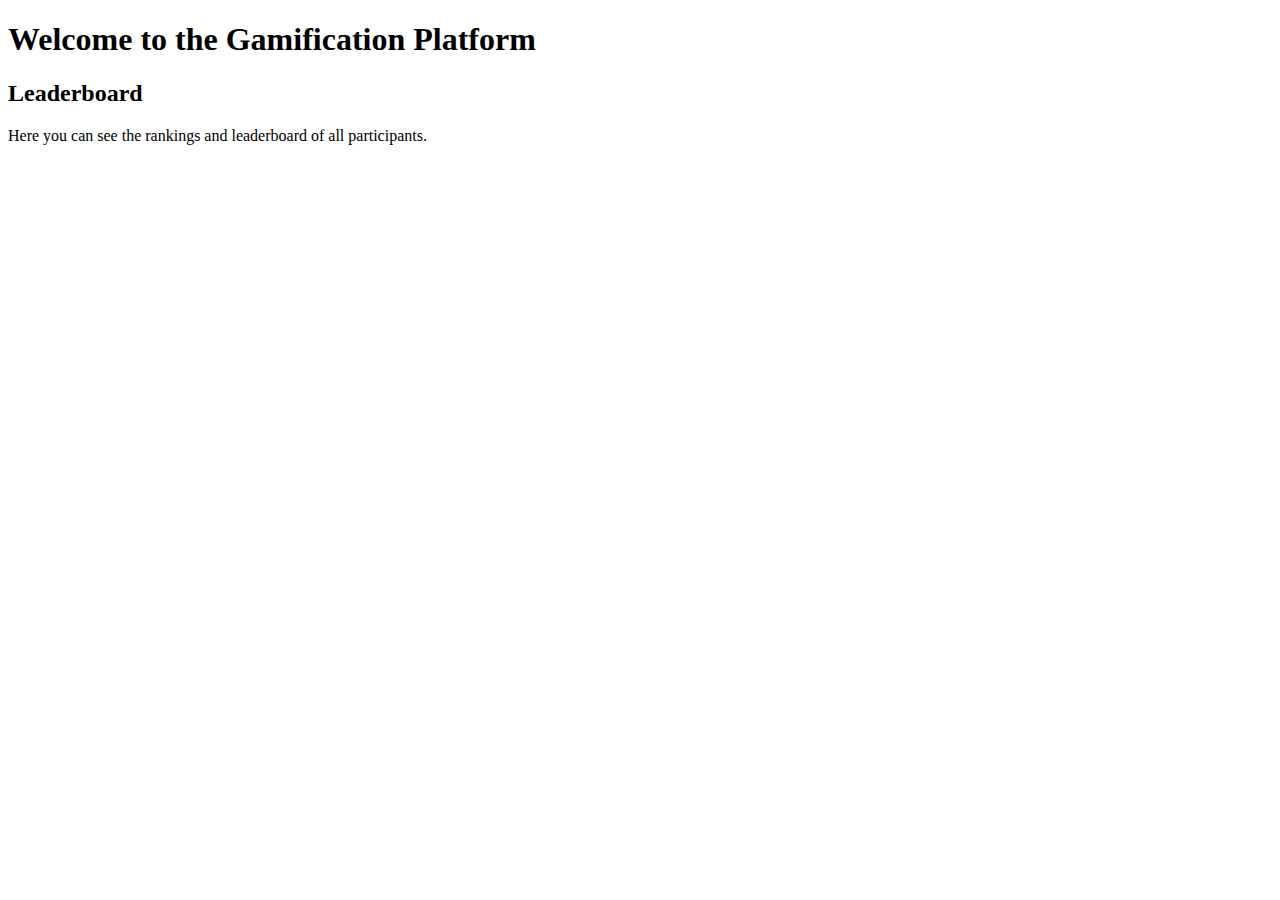
<file: index.html>
<!DOCTYPE html>
<html lang="en">
<head>
    <meta charset="UTF-8">
    <meta name="viewport" content="width=device-width, initial-scale=1.0">
    <title>Home - Gamification Site</title>
</head>
<body>
    <!-- Navigation -->
    <!-- Include your navigation.html here -->

    <header>
        <h1>Welcome to the Gamification Platform</h1>
    </header>
    <section>
        <h2>Leaderboard</h2>
        <p>Here you can see the rankings and leaderboard of all participants.</p>
    </section>

    <!-- Footer -->
    <!-- Include your footer.html here -->
</body>
</html>
</file>
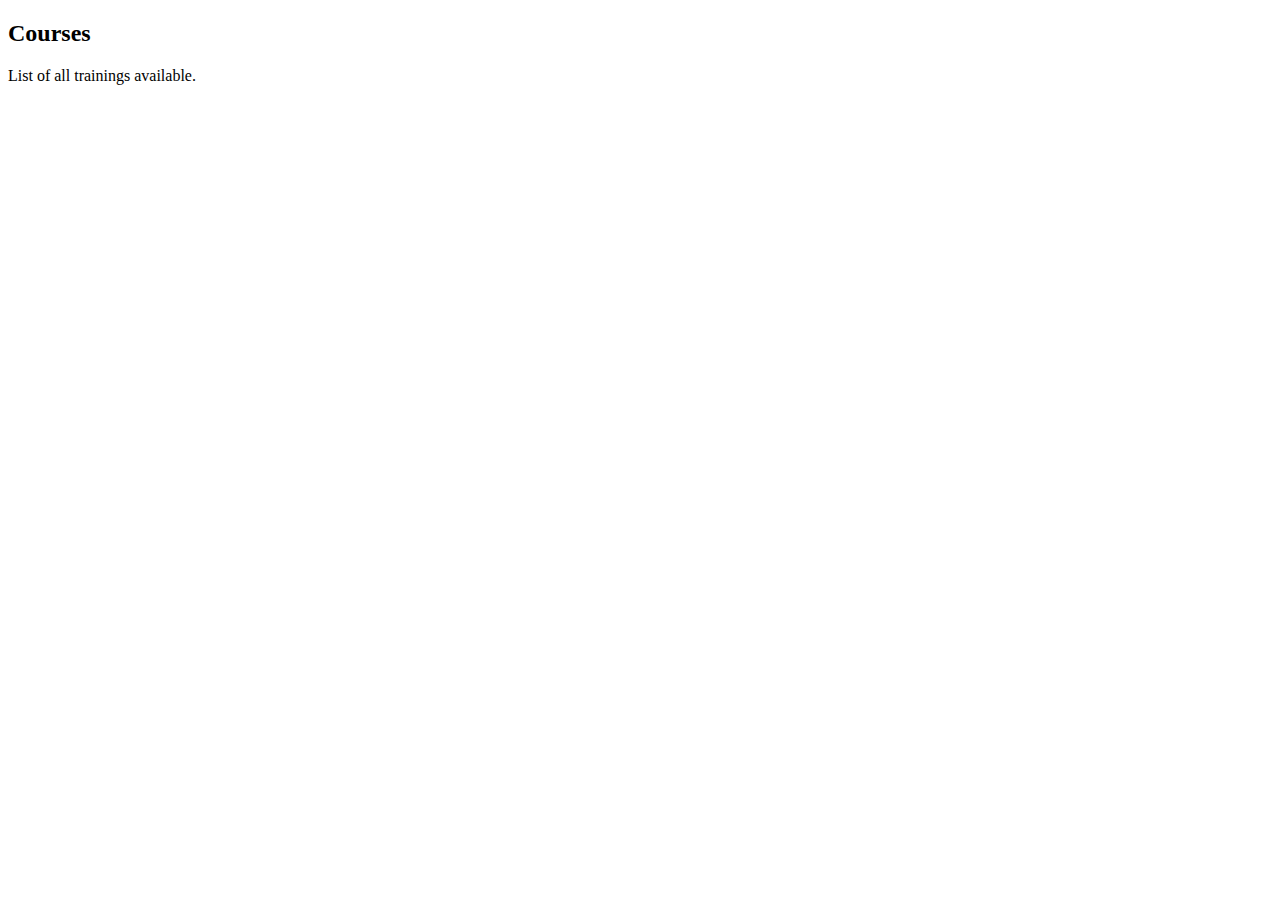
<file: courses.html>
<!DOCTYPE html>
<html lang="en">
<head>
    <meta charset="UTF-8">
    <meta name="viewport" content="width=device-width, initial-scale=1.0">
    <title>Courses - Gamification Site</title>
</head>
<body>
    <!-- Navigation -->

    <section>
        <h2>Courses</h2>
        <p>List of all trainings available.</p>
    </section>

    <!-- Footer -->
</body>
</html>
</file>
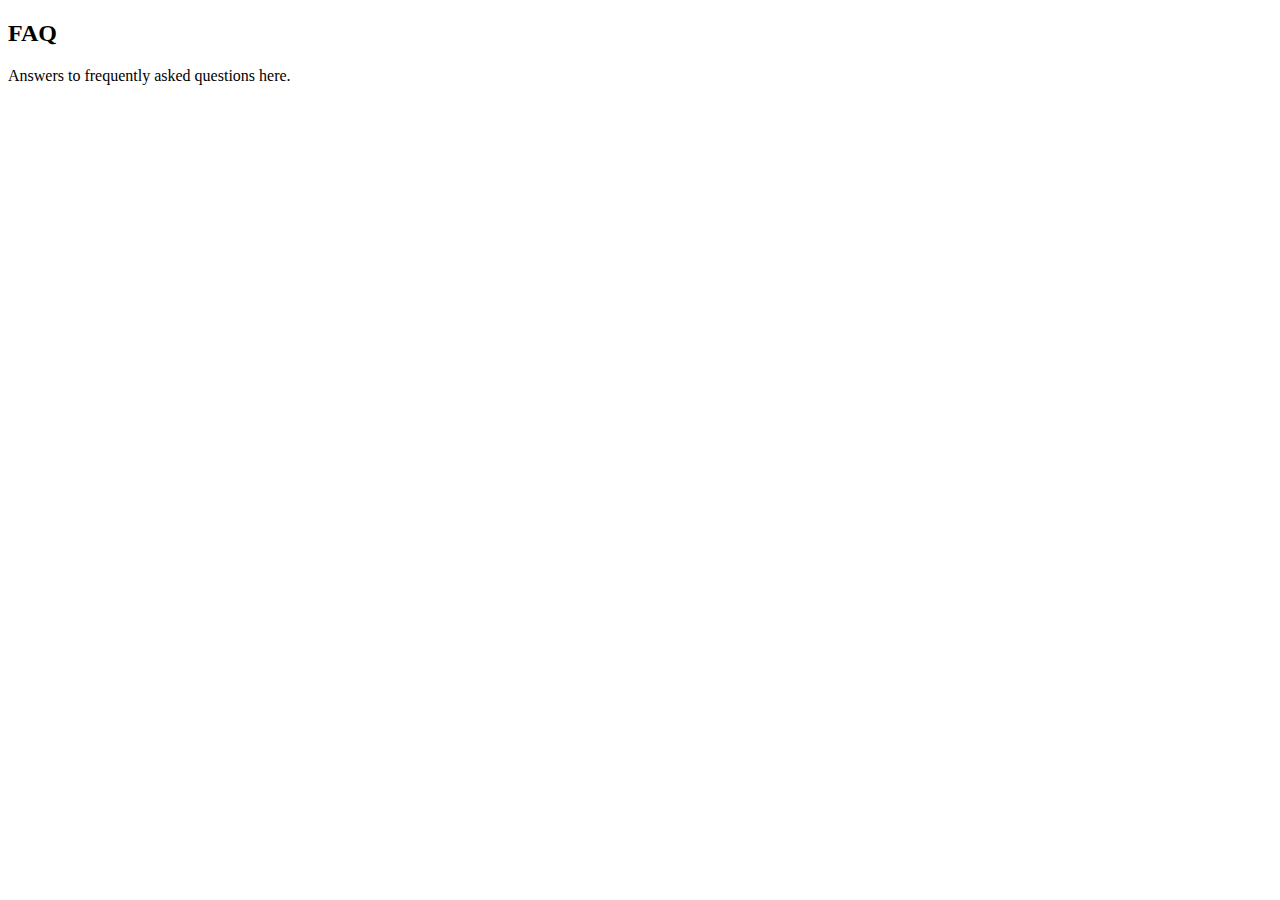
<file: faq.html>
<!DOCTYPE html>
<html lang="en">
<head>
    <meta charset="UTF-8">
    <meta name="viewport" content="width=device-width, initial-scale=1.0">
    <title>FAQ - Gamification Site</title>
</head>
<body>
    <!-- Navigation -->

    <section>
        <h2>FAQ</h2>
        <p>Answers to frequently asked questions here.</p>
    </section>

    <!-- Footer -->
</body>
</html>
</file>
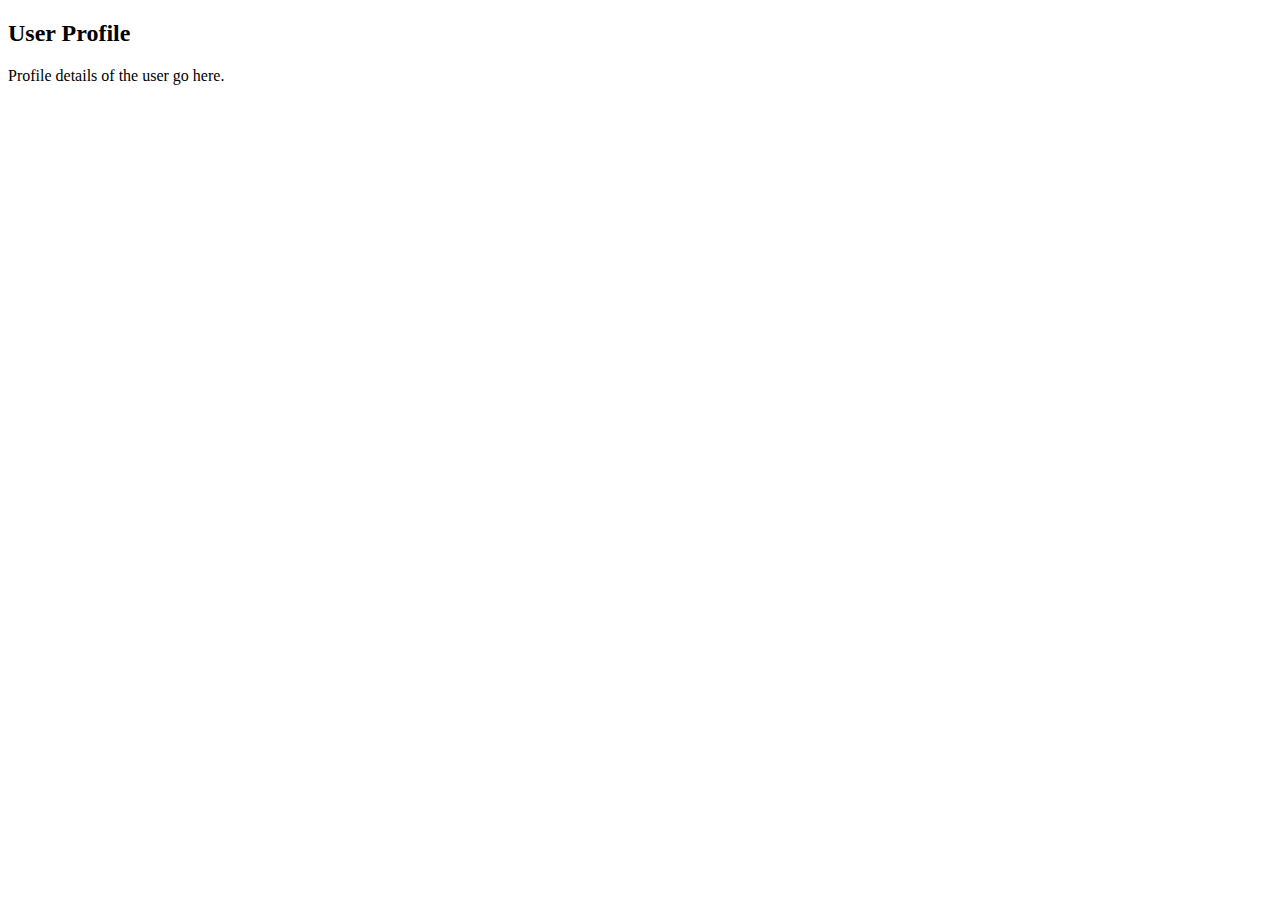
<file: profile.html>
<!DOCTYPE html>
<html lang="en">
<head>
    <meta charset="UTF-8">
    <meta name="viewport" content="width=device-width, initial-scale=1.0">
    <title>Profile - Gamification Site</title>
</head>
<body>
    <!-- Navigation -->

    <section>
        <h2>User Profile</h2>
        <p>Profile details of the user go here.</p>
    </section>

    <!-- Footer -->
</body>
</html>
</file>
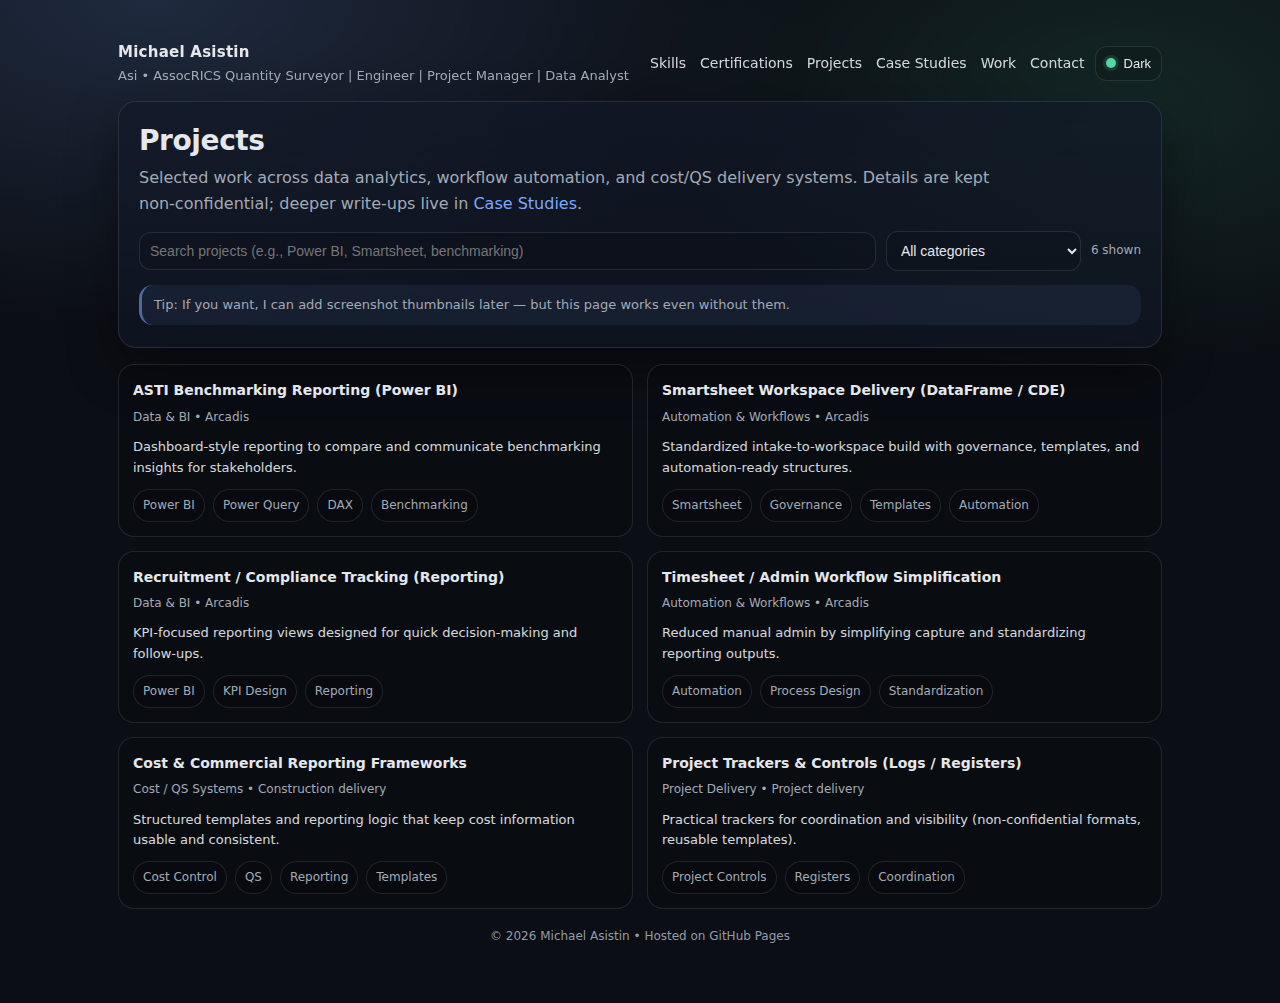
<file: projects.html>
<!doctype html>
<html lang="en">
<head>
  <meta charset="utf-8" />
  <meta name="viewport" content="width=device-width, initial-scale=1" />
  <title>Projects | Michael Asistin</title>
  <meta name="description" content="Selected projects by Michael Asistin — BI dashboards, workflow automation, and cost/QS reporting systems." />
  <meta name="robots" content="index,follow" />

  <style>
    :root{
      --bg: #0b0e14;
      --card: rgba(17,24,39,.70);
      --card2: rgba(17,24,39,.55);
      --text: #e5e7eb;
      --muted:#a3aab6;
      --line: rgba(255,255,255,.10);
      --accent:#7aa9ff;
      --accent2:#55d6a3;
      --shadow: 0 18px 50px rgba(0,0,0,.40);
      --radius: 18px;
      --max: 1080px;
    }
    [data-theme="light"]{
      --bg: #f6f7fb;
      --card: rgba(255,255,255,.78);
      --card2: rgba(255,255,255,.62);
      --text: #0b1220;
      --muted:#455064;
      --line: rgba(0,0,0,.10);
      --accent:#2f6fff;
      --accent2:#0aa56c;
      --shadow: 0 16px 44px rgba(10,20,40,.12);
    }

    *{box-sizing:border-box}
    body{
      margin:0;
      font-family: ui-sans-serif, system-ui, -apple-system, Segoe UI, Roboto, Arial, "Noto Sans", "Helvetica Neue", sans-serif;
      background:
        radial-gradient(1200px 600px at 12% 0%, rgba(122,169,255,.18), transparent 55%),
        radial-gradient(900px 500px at 88% 10%, rgba(85,214,163,.12), transparent 55%),
        var(--bg);
      color:var(--text);
      line-height:1.6;
    }
    a{color:var(--accent); text-decoration:none}
    a:hover{text-decoration:underline}
    .wrap{max-width:var(--max); margin:0 auto; padding:26px 18px 56px}

    header{
      display:flex; align-items:center; justify-content:space-between; gap:14px;
      padding:14px 0;
      position:sticky; top:0;
      backdrop-filter: blur(10px);
      z-index:20;
    }
    .brand{display:flex; flex-direction:column; gap:2px}
    .brand b{font-size:15px; letter-spacing:.25px}
    .brand span{font-size:13px; color:var(--muted)}

    .topbar{display:flex; align-items:center; gap:10px}
    nav{display:flex; gap:14px; flex-wrap:wrap; justify-content:flex-end; font-size:14px}
    nav a{color:var(--text); opacity:.92}
    nav a:hover{opacity:1; text-decoration:none}

    .toggle{
      display:inline-flex;
      align-items:center;
      gap:8px;
      border:1px solid var(--line);
      background: rgba(0,0,0,.14);
      padding:9px 10px;
      border-radius: 12px;
      color:var(--text);
      cursor:pointer;
      font-size:13px;
      user-select:none;
      transition: transform .18s ease, filter .18s ease, background .18s ease;
      white-space:nowrap;
    }
    [data-theme="light"] .toggle{background: rgba(255,255,255,.55)}
    .toggle:hover{filter:brightness(1.06)}
    .toggle:active{transform: translateY(1px)}
    .dot{
      width:10px; height:10px; border-radius:999px;
      background: var(--accent2);
      box-shadow: 0 0 0 3px rgba(85,214,163,.15);
    }

    .hero{
      border:1px solid var(--line);
      background: linear-gradient(180deg, var(--card), var(--card2));
      box-shadow: var(--shadow);
      border-radius: var(--radius);
      padding:22px 20px;
    }
    .hero h1{
      margin:0 0 8px;
      font-size:28px;
      letter-spacing:-.4px;
      line-height:1.2;
    }
    .hero p{margin:0; color:var(--muted); max-width:85ch}

    .controls{
      display:flex; gap:10px; flex-wrap:wrap;
      margin-top:14px;
      align-items:center;
    }
    .input, select{
      border:1px solid var(--line);
      border-radius:12px;
      padding:10px 10px;
      background: rgba(0,0,0,.10);
      color:var(--text);
      outline:none;
      font-size:14px;
    }
    [data-theme="light"] .input, [data-theme="light"] select{background: rgba(255,255,255,.55)}
    .input{min-width:240px; flex:1}
    .hint{font-size:12px; color:var(--muted)}

    .grid{
      display:grid;
      grid-template-columns: 1fr 1fr;
      gap:14px;
      margin-top:16px;
    }
    @media (max-width: 920px){
      header{position:relative}
      .grid{grid-template-columns:1fr}
      .input{min-width:0; width:100%}
    }

    .card{
      border:1px solid var(--line);
      border-radius:16px;
      background: rgba(0,0,0,.10);
      padding:14px;
      transition: transform .18s ease, filter .18s ease;
    }
    [data-theme="light"] .card{background: rgba(255,255,255,.55)}
    .card:hover{filter:brightness(1.04); transform: translateY(-1px)}
    .card b{display:block; font-size:14px}
    .meta{margin-top:6px; color:var(--muted); font-size:12px}
    .desc{margin:10px 0 0; color:var(--text); opacity:.93; font-size:13px}
    .tags{display:flex; flex-wrap:wrap; gap:8px; margin-top:10px}
    .tag{
      font-size:12px;
      border:1px solid var(--line);
      padding:6px 9px;
      border-radius:999px;
      color:var(--muted);
      background: rgba(0,0,0,.10);
    }
    [data-theme="light"] .tag{background: rgba(255,255,255,.65)}
    .empty{
      border:1px dashed var(--line);
      border-radius:16px;
      padding:16px;
      color:var(--muted);
      margin-top:16px;
    }

    footer{
      margin-top:18px;
      color:var(--muted);
      font-size:12px;
      text-align:center;
      opacity:.9;
    }

    .note{
      border-left: 3px solid rgba(122,169,255,.55);
      background: rgba(122,169,255,.08);
      border-radius: 14px;
      padding:10px 12px;
      color:var(--muted);
      font-size:13px;
      margin-top:14px;
    }
  </style>
</head>

<body>
  <div class="wrap">
    <header aria-label="Site header">
      <div class="brand">
        <b>Michael Asistin</b>
        <span>Asi • AssocRICS Quantity Surveyor | Engineer | Project Manager | Data Analyst</span>
      </div>

      <div class="topbar">
        <nav aria-label="Primary navigation">
          <a href="index.html#skills">Skills</a>
          <a href="index.html#certs">Certifications</a>
          <a href="projects.html" aria-current="page">Projects</a>
          <a href="case-studies.html">Case Studies</a>
          <a href="work.html">Work</a>
          <a href="index.html#contact">Contact</a>
        </nav>

        <button class="toggle" id="themeToggle" type="button" aria-label="Toggle theme">
          <span class="dot" aria-hidden="true"></span>
          <span id="themeLabel">Dark</span>
        </button>
      </div>
    </header>

    <main>
      <section class="hero" aria-label="Projects hero">
        <h1>Projects</h1>
        <p>
          Selected work across data analytics, workflow automation, and cost/QS delivery systems.
          Details are kept non-confidential; deeper write-ups live in <a href="case-studies.html">Case Studies</a>.
        </p>

        <div class="controls" aria-label="Filters">
          <input id="q" class="input" type="search" placeholder="Search projects (e.g., Power BI, Smartsheet, benchmarking)" />
          <select id="category">
            <option value="all">All categories</option>
            <option value="bi">Data & BI</option>
            <option value="automation">Automation & Workflows</option>
            <option value="cost">Cost / QS Systems</option>
            <option value="pm">Project Delivery</option>
          </select>
          <span class="hint" id="count"></span>
        </div>

        <div class="note">
          Tip: If you want, I can add screenshot thumbnails later — but this page works even without them.
        </div>
      </section>

      <section aria-label="Projects list">
        <div class="grid" id="grid"></div>
        <div class="empty" id="empty" style="display:none;">
          No projects match your filters. Try a different keyword or category.
        </div>
      </section>

      <footer>
        © <span id="y"></span> Michael Asistin • Hosted on GitHub Pages
      </footer>
    </main>
  </div>

  <script>
    // Year
    document.getElementById("y").textContent = new Date().getFullYear();

    // Theme toggle (persisted)
    const root = document.documentElement;
    const btn = document.getElementById("themeToggle");
    const label = document.getElementById("themeLabel");

    function setTheme(t){
      if(t === "light"){
        root.setAttribute("data-theme","light");
        label.textContent = "Light";
      } else {
        root.removeAttribute("data-theme");
        label.textContent = "Dark";
      }
      localStorage.setItem("theme", t);
    }
    const saved = localStorage.getItem("theme");
    if(saved){ setTheme(saved); } else { setTheme("dark"); }
    btn.addEventListener("click", () => {
      const isLight = root.getAttribute("data-theme") === "light";
      setTheme(isLight ? "dark" : "light");
    });

    // Projects data (safe / non-confidential)
    const projects = [
      {
        title: "ASTI Benchmarking Reporting (Power BI)",
        category: "bi",
        when: "Arcadis",
        outcome: "Dashboard-style reporting to compare and communicate benchmarking insights for stakeholders.",
        tags: ["Power BI","Power Query","DAX","Benchmarking"]
      },
      {
        title: "Smartsheet Workspace Delivery (DataFrame / CDE)",
        category: "automation",
        when: "Arcadis",
        outcome: "Standardized intake-to-workspace build with governance, templates, and automation-ready structures.",
        tags: ["Smartsheet","Governance","Templates","Automation"]
      },
      {
        title: "Recruitment / Compliance Tracking (Reporting)",
        category: "bi",
        when: "Arcadis",
        outcome: "KPI-focused reporting views designed for quick decision-making and follow-ups.",
        tags: ["Power BI","KPI Design","Reporting"]
      },
      {
        title: "Timesheet / Admin Workflow Simplification",
        category: "automation",
        when: "Arcadis",
        outcome: "Reduced manual admin by simplifying capture and standardizing reporting outputs.",
        tags: ["Automation","Process Design","Standardization"]
      },
      {
        title: "Cost & Commercial Reporting Frameworks",
        category: "cost",
        when: "Construction delivery",
        outcome: "Structured templates and reporting logic that keep cost information usable and consistent.",
        tags: ["Cost Control","QS","Reporting","Templates"]
      },
      {
        title: "Project Trackers & Controls (Logs / Registers)",
        category: "pm",
        when: "Project delivery",
        outcome: "Practical trackers for coordination and visibility (non-confidential formats, reusable templates).",
        tags: ["Project Controls","Registers","Coordination"]
      }
    ];

    const grid = document.getElementById("grid");
    const empty = document.getElementById("empty");
    const q = document.getElementById("q");
    const category = document.getElementById("category");
    const count = document.getElementById("count");

    function cardHTML(p){
      const catLabel = ({
        bi: "Data & BI",
        automation: "Automation & Workflows",
        cost: "Cost / QS Systems",
        pm: "Project Delivery"
      })[p.category] || "Project";

      return `
        <article class="card" data-title="${escapeHTML(p.title)}" data-category="${p.category}">
          <b>${escapeHTML(p.title)}</b>
          <div class="meta">${escapeHTML(catLabel)} • ${escapeHTML(p.when)}</div>
          <p class="desc">${escapeHTML(p.outcome)}</p>
          <div class="tags">${p.tags.map(t => `<span class="tag">${escapeHTML(t)}</span>`).join("")}</div>
        </article>
      `;
    }

    function escapeHTML(s){
      return String(s).replace(/[&<>"']/g, m => ({
        "&":"&amp;","<":"&lt;",">":"&gt;","\"":"&quot;","'":"&#039;"
      })[m]);
    }

    function render(){
      const term = (q.value || "").trim().toLowerCase();
      const cat = category.value;

      const filtered = projects.filter(p => {
        const matchText =
          p.title.toLowerCase().includes(term) ||
          p.outcome.toLowerCase().includes(term) ||
          p.tags.join(" ").toLowerCase().includes(term);

        const matchCat = (cat === "all") ? true : (p.category === cat);
        return matchText && matchCat;
      });

      grid.innerHTML = filtered.map(cardHTML).join("");
      empty.style.display = filtered.length ? "none" : "block";
      count.textContent = `${filtered.length} shown`;
    }

    q.addEventListener("input", render);
    category.addEventListener("change", render);
    render();
  </script>
</body>
</html>
</file>
